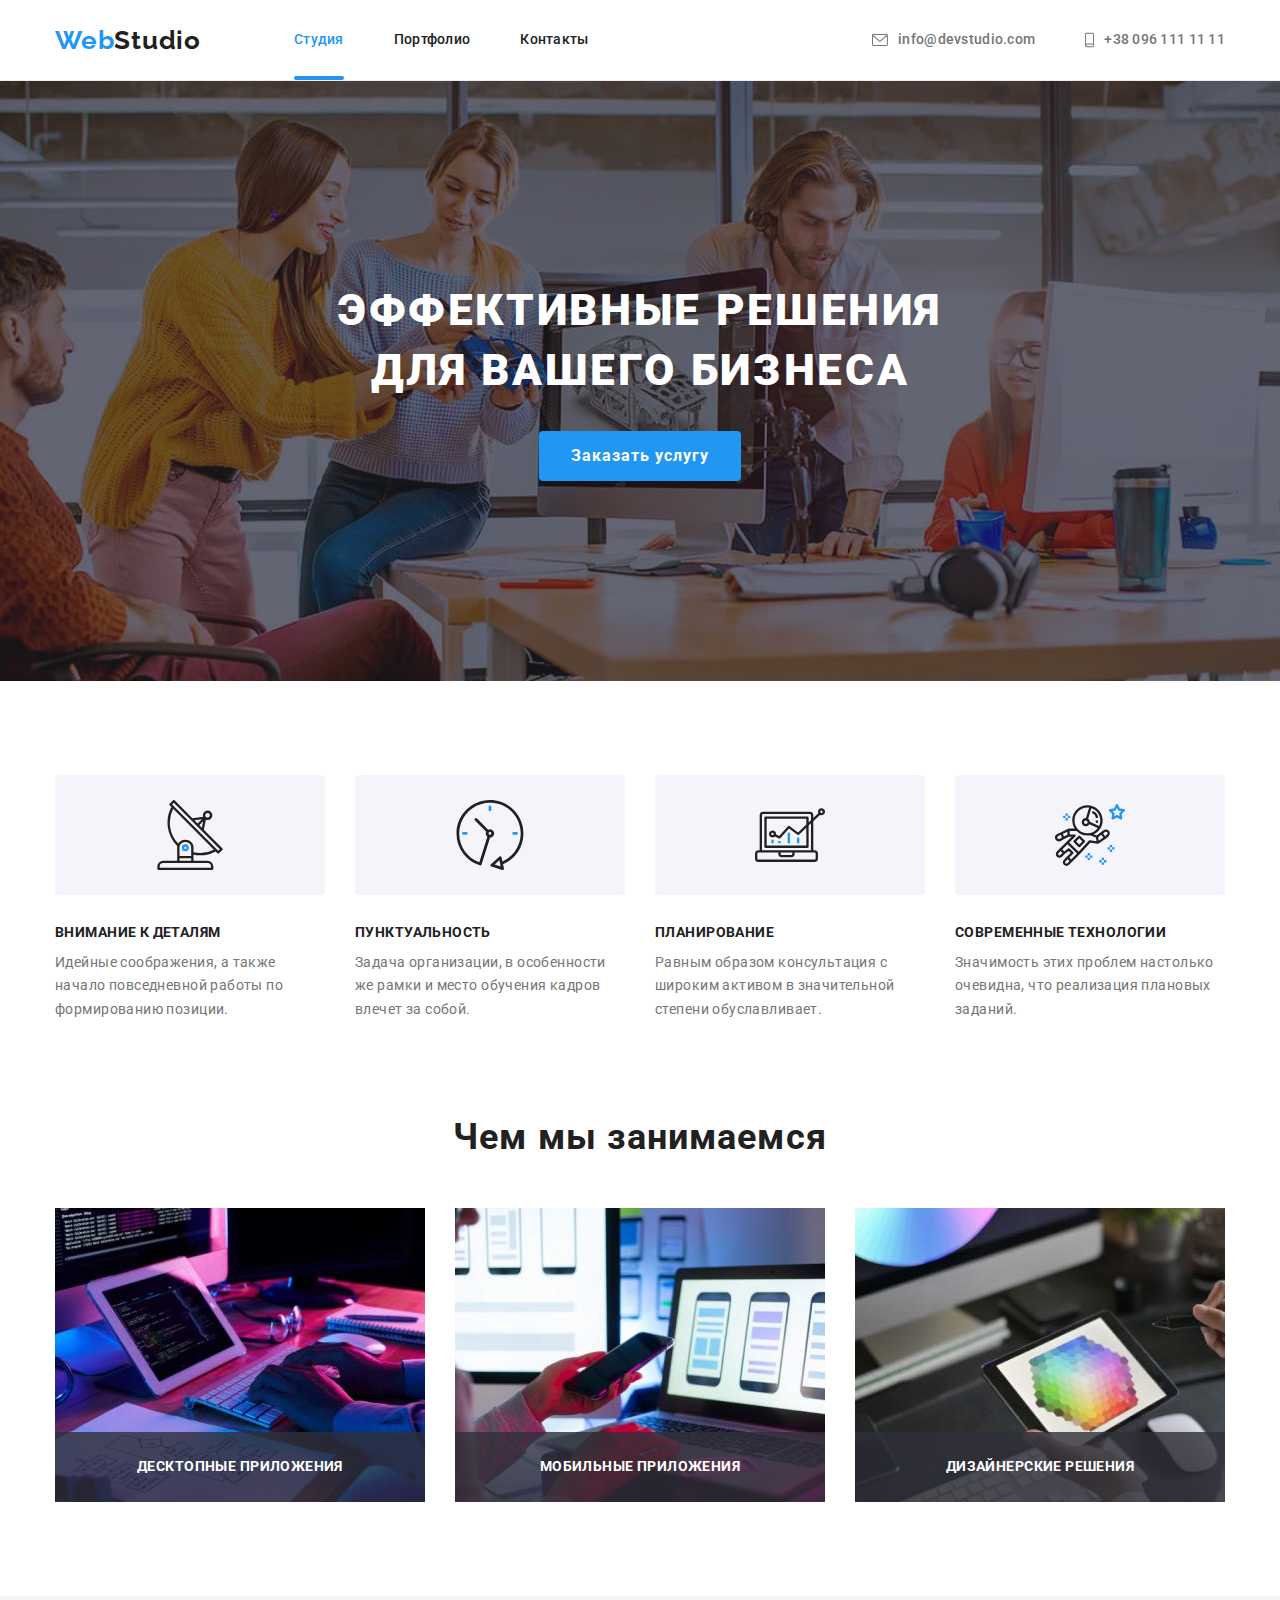
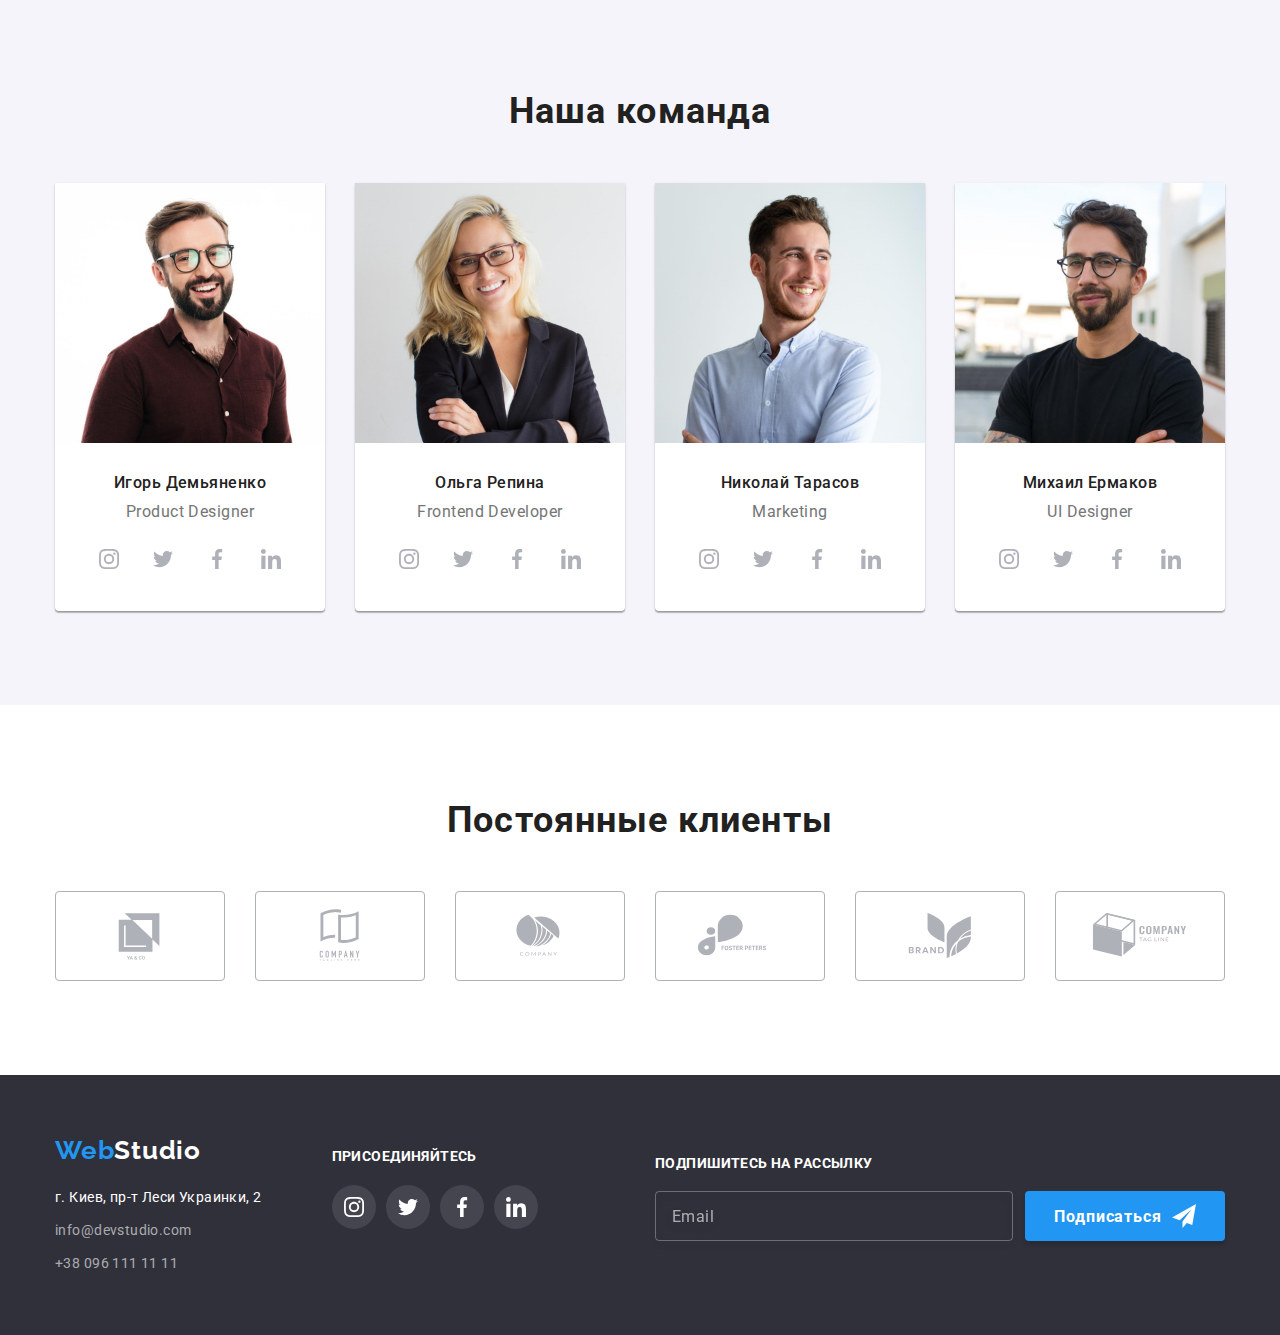
<file: index.html>
<!DOCTYPE html>
<html lang="ru">
  <head>
    <meta charset="UTF-8" />
    <meta http-equiv="X-UA-Compatible" content="IE=edge" />
    <meta name="viewport" content="width=device-width, initial-scale=1.0" />
    <link
      href="https://fonts.googleapis.com/css2?family=Raleway:wght@700&family=Roboto:wght@400;500;700;900&display=swap"
      rel="stylesheet"
    />
    <link
      rel="stylesheet"
      href="https://cdnjs.cloudflare.com/ajax/libs/modern-normalize/1.1.0/modern-normalize.min.css"
    />
    <link href="./css/styles.css" rel="stylesheet" />
    <title>Студия</title>
  </head>
  <body>
    <header class="page-header">
      <div class="container main-nav">
        <nav>
          <a href="./index.html" lang="en" class="logo dark"><span>Web</span>Studio</a>
          <ul class="header-links list">
            <li class="item">
              <a href="./index.html" class="header-link nav active">Студия</a>
            </li>
            <li class="item">
              <a href="./portfolio.html" class="header-link nav">Портфолио</a>
            </li>
            <li class="item">
              <a href="" class="header-link nav">Контакты</a>
            </li>
          </ul>
        </nav>
        <ul class="header-links list auth">
          <li class="item">
            <a href="mailto:info@devstudio.com" class="header-link auth">
              <svg class="link-icon" width="16" height="12">
                <use href="./images/sprite.svg#envelope"></use>
              </svg>
              info@devstudio.com
            </a>
          </li>
          <li class="item">
            <a href="tel:+380961111111" class="header-link auth">
              <svg class="link-icon" width="9" height="16">
                <use href="./images/sprite.svg#smartphone"></use>
              </svg>
              +38 096 111 11 11
            </a>
          </li>
        </ul>
      </div>
    </header>
    <main>
      <section class="hero">
        <h1 class="hero-title">Эффективные решения<br />для вашего бизнеса</h1>
        <button type="button" class="data-modal-open" data-modal-open>Заказать услугу</button>
      </section>
      <section class="feature-section">
        <h2 class="hidden">Главное для нашей команды</h2>
        <ul class="feature-list list container">
          <li class="item">
            <div class="image-block">
              <svg class="image" width="70" height="70">
                <use href="./images/sprite.svg#antenna"></use>
              </svg>
            </div>
            <h3 class="feature-name">Внимание к деталям</h3>
            <p class="feature-description">
              Идейные соображения, а также начало повседневной работы по формированию позиции.
            </p>
          </li>
          <li class="item">
            <div class="image-block">
              <svg class="image" width="70" height="70">
                <use href="./images/sprite.svg#clock"></use>
              </svg>
            </div>
            <h3 class="feature-name">Пунктуальность</h3>
            <p class="feature-description">
              Задача организации, в особенности же рамки и место обучения кадров влечет за собой.
            </p>
          </li>
          <li class="item">
            <div class="image-block">
              <svg class="image" width="70" height="70">
                <use href="./images/sprite.svg#diagram"></use>
              </svg>
            </div>
            <h3 class="feature-name">Планирование</h3>
            <p class="feature-description">
              Равным образом консультация с широким активом в значительной степени обуславливает.
            </p>
          </li>
          <li class="item">
            <div class="image-block">
              <svg class="image" width="70" height="70">
                <use href="./images/sprite.svg#astronaut"></use>
              </svg>
            </div>
            <h3 class="feature-name">Современные технологии</h3>
            <p class="feature-description">
              Значимость этих проблем настолько очевидна, что реализация плановых заданий.
            </p>
          </li>
        </ul>
      </section>
      <section class="activity">
        <div class="container">
          <h2 class="activity-title">Чем мы занимаемся</h2>
          <ul class="activity-list list">
            <li class="item">
              <img
                class="image"
                src="./images/writing-code-1.jpg"
                alt="Человек пишет код на ноутбуке"
                width="370"
              />
              <div class="overlay">
                <h3 class="activity-name">Десктопные приложения</h3>
              </div>
            </li>
            <li class="item">
              <img
                class="image"
                src="./images/phone-layouts-2.jpg"
                alt="Человек создает макеты мобильного приложения"
                width="370"
              />
              <div class="overlay">
                <h3 class="activity-name">Мобильные приложения</h3>
              </div>
            </li>
            <li class="item">
              <img
                class="image"
                src="./images/color-palette-3.jpg"
                alt="Подбор цветовых палитр на планшете"
                width="370"
              />
              <div class="overlay">
                <h3 class="activity-name">Дизайнерские решения</h3>
              </div>
            </li>
          </ul>
        </div>
      </section>
      <section class="staff">
        <div class="container">
          <h2 class="staff-title">Наша команда</h2>
          <ul class="staff-list list">
            <li class="item">
              <img class="image" src="./images/igor-1.jpg" alt="Игорь Демьяненко" width="270" />
              <div class="item-text">
                <h3 class="staff-member">Игорь Демьяненко</h3>
                <p lang="en" class="staff-description">Product Designer</p>
                <ul class="social-links-list list">
                  <li class="social-item">
                    <a
                      class="social-link"
                      href="https://www.instagram.com/?hl=ru"
                      rel="noopener norefferer"
                      target="_blank"
                    >
                      <svg class="link-icon" width="20" height="20">
                        <use href="./images/sprite.svg#instagram"></use>
                      </svg>
                    </a>
                  </li>
                  <li class="social-item">
                    <a
                      class="social-link"
                      href="https://twitter.com/home"
                      rel="noopener norefferer"
                      target="_blank"
                    >
                      <svg class="link-icon" width="20" height="20">
                        <use href="./images/sprite.svg#twitter"></use>
                      </svg>
                    </a>
                  </li>
                  <li class="social-item">
                    <a
                      class="social-link"
                      href="https://uk-ua.facebook.com/"
                      rel="noopener norefferer"
                      target="_blank"
                    >
                      <svg class="link-icon" width="20" height="20">
                        <use href="./images/sprite.svg#facebook"></use>
                      </svg>
                    </a>
                  </li>
                  <li class="social-item">
                    <a
                      class="social-link"
                      href="https://ua.linkedin.com/"
                      rel="noopener norefferer"
                      target="_blank"
                    >
                      <svg class="link-icon" width="20" height="20">
                        <use href="./images/sprite.svg#linkedin"></use>
                      </svg>
                    </a>
                  </li>
                </ul>
              </div>
            </li>
            <li class="item">
              <img class="image" src="./images/olga-2.jpg" alt="Ольга Репина" width="270" />
              <div class="item-text">
                <h3 class="staff-member">Ольга Репина</h3>
                <p lang="en" class="staff-description">Frontend Developer</p>
                <ul class="social-links-list list">
                  <li class="social-item">
                    <a
                      class="social-link"
                      href="https://www.instagram.com/?hl=ru"
                      rel="noopener norefferer"
                      target="_blank"
                    >
                      <svg class="link-icon" width="20" height="20">
                        <use href="./images/sprite.svg#instagram"></use>
                      </svg>
                    </a>
                  </li>
                  <li class="social-item">
                    <a
                      class="social-link"
                      href="https://twitter.com/home"
                      rel="noopener norefferer"
                      target="_blank"
                    >
                      <svg class="link-icon" width="20" height="20">
                        <use href="./images/sprite.svg#twitter"></use>
                      </svg>
                    </a>
                  </li>
                  <li class="social-item">
                    <a
                      class="social-link"
                      href="https://uk-ua.facebook.com/"
                      rel="noopener norefferer"
                      target="_blank"
                    >
                      <svg class="link-icon" width="20" height="20">
                        <use href="./images/sprite.svg#facebook"></use>
                      </svg>
                    </a>
                  </li>
                  <li class="social-item">
                    <a
                      class="social-link"
                      href="https://ua.linkedin.com/"
                      rel="noopener norefferer"
                      target="_blank"
                    >
                      <svg class="link-icon" width="20" height="20">
                        <use href="./images/sprite.svg#linkedin"></use>
                      </svg>
                    </a>
                  </li>
                </ul>
              </div>
            </li>
            <li class="item">
              <img class="image" src="./images/nikolay-3.jpg" alt="Николай Тарасов" width="270" />
              <div class="item-text">
                <h3 class="staff-member">Николай Тарасов</h3>
                <p lang="en" class="staff-description">Marketing</p>
                <ul class="social-links-list list">
                  <li class="social-item">
                    <a
                      class="social-link"
                      href="https://www.instagram.com/?hl=ru"
                      rel="noopener norefferer"
                      target="_blank"
                    >
                      <svg class="link-icon" width="20" height="20">
                        <use href="./images/sprite.svg#instagram"></use>
                      </svg>
                    </a>
                  </li>
                  <li class="social-item">
                    <a
                      class="social-link"
                      href="https://twitter.com/home"
                      rel="noopener norefferer"
                      target="_blank"
                    >
                      <svg class="link-icon" width="20" height="20">
                        <use href="./images/sprite.svg#twitter"></use>
                      </svg>
                    </a>
                  </li>
                  <li class="social-item">
                    <a
                      class="social-link"
                      href="https://uk-ua.facebook.com/"
                      rel="noopener norefferer"
                      target="_blank"
                    >
                      <svg class="link-icon" width="20" height="20">
                        <use href="./images/sprite.svg#facebook"></use>
                      </svg>
                    </a>
                  </li>
                  <li class="social-item">
                    <a
                      class="social-link"
                      href="https://ua.linkedin.com/"
                      rel="noopener norefferer"
                      target="_blank"
                    >
                      <svg class="link-icon" width="20" height="20">
                        <use href="./images/sprite.svg#linkedin"></use>
                      </svg>
                    </a>
                  </li>
                </ul>
              </div>
            </li>
            <li class="item">
              <img class="image" src="./images/michael-4.jpg" alt="Михаил Ермаков" width="270" />
              <div class="item-text">
                <h3 class="staff-member">Михаил Ермаков</h3>
                <p lang="en" class="staff-description">UI Designer</p>
                <ul class="social-links-list list">
                  <li class="social-item">
                    <a
                      class="social-link"
                      href="https://www.instagram.com/?hl=ru"
                      rel="noopener norefferer"
                      target="_blank"
                    >
                      <svg class="link-icon" width="20" height="20">
                        <use href="./images/sprite.svg#instagram"></use>
                      </svg>
                    </a>
                  </li>
                  <li class="social-item">
                    <a
                      class="social-link"
                      href="https://twitter.com/home"
                      rel="noopener norefferer"
                      target="_blank"
                    >
                      <svg class="link-icon" width="20" height="20">
                        <use href="./images/sprite.svg#twitter"></use>
                      </svg>
                    </a>
                  </li>
                  <li class="social-item">
                    <a
                      class="social-link"
                      href="https://uk-ua.facebook.com/"
                      rel="noopener norefferer"
                      target="_blank"
                    >
                      <svg class="link-icon" width="20" height="20">
                        <use href="./images/sprite.svg#facebook"></use>
                      </svg>
                    </a>
                  </li>
                  <li class="social-item">
                    <a
                      class="social-link"
                      href="https://ua.linkedin.com/"
                      rel="noopener norefferer"
                      target="_blank"
                    >
                      <svg class="link-icon" width="20" height="20">
                        <use href="./images/sprite.svg#linkedin"></use>
                      </svg>
                    </a>
                  </li>
                </ul>
              </div>
            </li>
          </ul>
        </div>
      </section>
      <section class="clients">
        <div class="container">
          <h2 class="clients-title">Постоянные клиенты</h2>
          <ul class="client-list list">
            <li class="item">
              <a href="" class="client-link">
                <svg class="link-icon" width="106" height="60">
                  <use href="./images/sprite.svg#client1"></use>
                </svg>
              </a>
            </li>
            <li class="item">
              <a href="" class="client-link">
                <svg class="link-icon" width="106" height="60">
                  <use href="./images/sprite.svg#client2"></use>
                </svg>
              </a>
            </li>
            <li class="item">
              <a href="" class="client-link">
                <svg class="link-icon" width="106" height="60">
                  <use href="./images/sprite.svg#client3"></use>
                </svg>
              </a>
            </li>
            <li class="item">
              <a href="" class="client-link">
                <svg class="link-icon" width="106" height="60">
                  <use href="./images/sprite.svg#client4"></use>
                </svg>
              </a>
            </li>
            <li class="item">
              <a href="" class="client-link">
                <svg class="link-icon" width="106" height="60">
                  <use href="./images/sprite.svg#client5"></use>
                </svg>
              </a>
            </li>
            <li class="item">
              <a href="" class="client-link">
                <svg class="link-icon" width="106" height="60">
                  <use href="./images/sprite.svg#client6"></use>
                </svg>
              </a>
            </li>
          </ul>
        </div>
      </section>
    </main>
    <footer class="page-footer">
      <div class="container footer-info">
        <div class="footer-address">
          <a href="./index.html" lang="en" class="logo light"><span>Web</span>Studio</a>
          <ul class="footer-list list">
            <li class="item">
              <address>
                <a
                  class="footer-link address"
                  rel="noopener norefferer"
                  target="_blank"
                  href="https://www.google.com/maps/place/%D0%B1%D1%83%D0%BB.+%D0%9B%D0%B5%D1%81%D0%B8+%D0%A3%D0%BA%D1%80%D0%B0%D0%B8%D0%BD%D0%BA%D0%B8,+26,+%D0%9A%D0%B8%D0%B5%D0%B2,+02000/@50.4265807,30.5361971,17z/data=!3m1!4b1!4m5!3m4!1s0x40d4cf0e033ecbe9:0x57a4dffefec77da0!8m2!3d50.4265807!4d30.5383858"
                >
                  г. Киев, пр-т Леси Украинки, 2
                </a>
              </address>
            </li>
            <li class="item">
              <a href="mailto:info@devstudio.com" class="footer-link auth">info@devstudio.com</a>
            </li>
            <li class="item">
              <a href="tel:+380961111111" class="footer-link auth">+38 096 111 11 11</a>
            </li>
          </ul>
        </div>
        <div class="footer-join">
          <b class="join-title">Присоединяйтесь</b>
          <ul class="social-links-list list">
            <li class="social-item">
              <a
                class="social-link dark-social-link"
                href="https://www.instagram.com/?hl=ru"
                rel="noopener norefferer"
                target="_blank"
              >
                <svg class="link-icon" width="20" height="20">
                  <use href="./images/sprite.svg#instagram"></use>
                </svg>
              </a>
            </li>
            <li class="social-item">
              <a
                class="social-link dark-social-link"
                href="https://twitter.com/home"
                rel="noopener norefferer"
                target="_blank"
              >
                <svg class="link-icon" width="20" height="20">
                  <use href="./images/sprite.svg#twitter"></use>
                </svg>
              </a>
            </li>
            <li class="social-item">
              <a
                class="social-link dark-social-link"
                href="https://uk-ua.facebook.com/"
                rel="noopener norefferer"
                target="_blank"
              >
                <svg class="link-icon" width="20" height="20">
                  <use href="./images/sprite.svg#facebook"></use>
                </svg>
              </a>
            </li>
            <li class="social-item">
              <a
                class="social-link dark-social-link"
                href="https://ua.linkedin.com/"
                rel="noopener norefferer"
                target="_blank"
              >
                <svg class="link-icon" width="20" height="20">
                  <use href="./images/sprite.svg#linkedin"></use>
                </svg>
              </a>
            </li>
          </ul>
        </div>
        <div class="footer-subscribe">
          <div class="subscribe-container">
            <label for="subscribe" class="subscribe-label">Подпишитесь на рассылку</label>
            <input
              type="email"
              name="subscribe"
              id="subscribe"
              class="subscribe-input"
              placeholder="Email"
            />
          </div>
          <button type="submit" class="subscribe-button">
            <span class="button-text">Подписаться</span>
            <svg class="button-icon" width="24" height="24">
              <use href="./images/sprite.svg#subscribe"></use>
            </svg>
          </button>
        </div>
      </div>
    </footer>
    <div class="backdrop-modal is-hidden" backdrop-modal>
      <div class="data-modal">
        <b class="modal-header">Оставьте свои данные, мы вам перезвоним</b>
        <button type="button" class="data-modal-close" data-modal-close>
          <svg class="icon" width="18" height="18">
            <use href="./images/sprite.svg#cross"></use>
          </svg>
        </button>
        <div class="form-field">
          <label for="name" class="form-label">Имя</label>
          <div class="input-container">
            <input type="text" name="name" id="name" class="form-input" autocomplete="off" />
            <svg class="input-icon" width="18" height="18">
              <use href="./images/sprite.svg#person"></use>
            </svg>
          </div>
        </div>
        <div class="form-field">
          <label for="tel" class="form-label">Телефон</label>
          <div class="input-container">
            <input type="tel" name="tel" id="tel" class="form-input" />
            <svg class="input-icon" width="18" height="18">
              <use href="./images/sprite.svg#phone"></use>
            </svg>
          </div>
        </div>
        <div class="form-field">
          <label for="mail" class="form-label">Почта</label>
          <div class="input-container">
            <input type="email" name="mail" id="mail" class="form-input" />
            <svg class="input-icon" width="18" height="18">
              <use href="./images/sprite.svg#mail"></use>
            </svg>
          </div>
        </div>
        <div class="form-field">
          <label for="comment" class="form-label">Комментарий</label>
          <textarea
            name="comment"
            id="comment"
            placeholder="Введите текст"
            class="form-textarea"
          ></textarea>
        </div>
        <label class="confirmation-label">
          <input type="checkbox" class="checkbox" name="confirm" />
          <div class="checkbox-icon"></div>
          <span class="confirmation-text">Соглашаюсь с рассылкой и принимаю</span>
          <a href="" class="confirmation-link link">Условия договора</a>
        </label>
        <button type="submit" class="submit-button">Отправить</button>
      </div>
    </div>
    <script src="./js/modal.js"></script>
  </body>
</html>
</file>
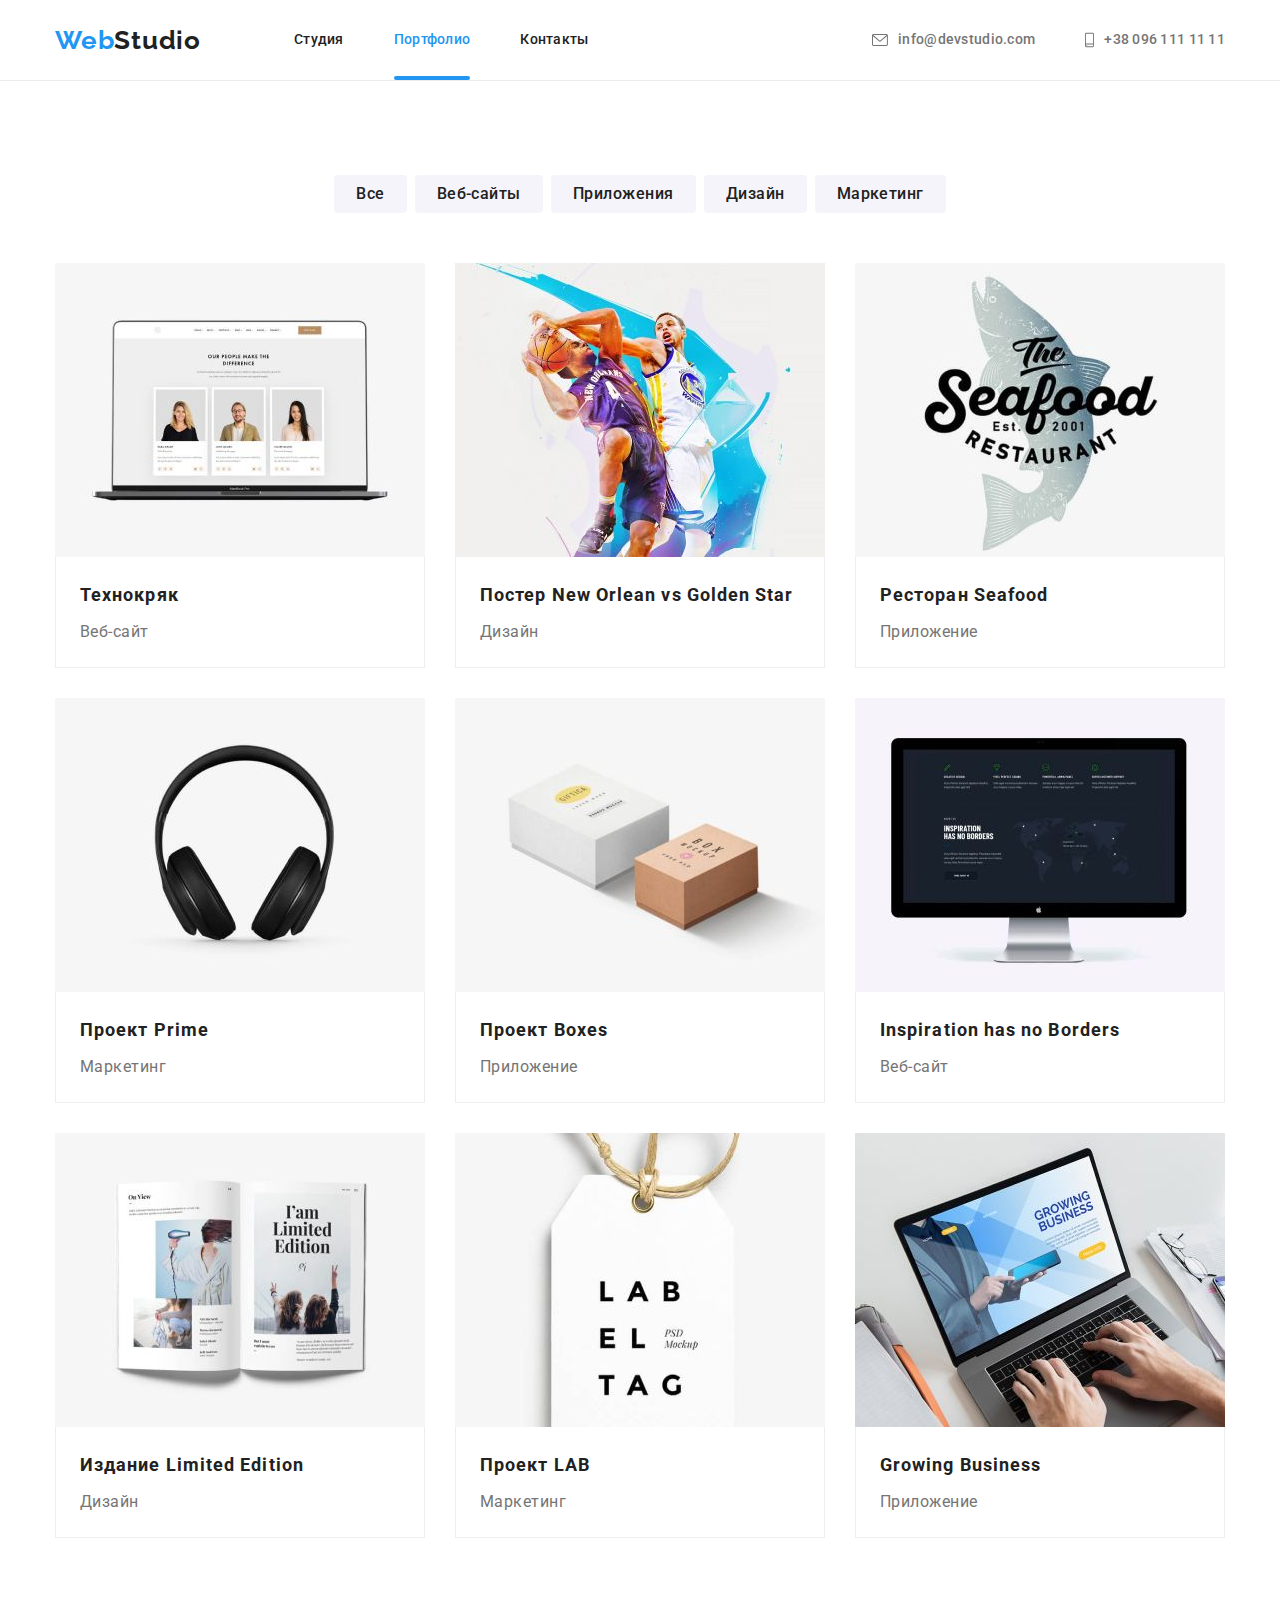
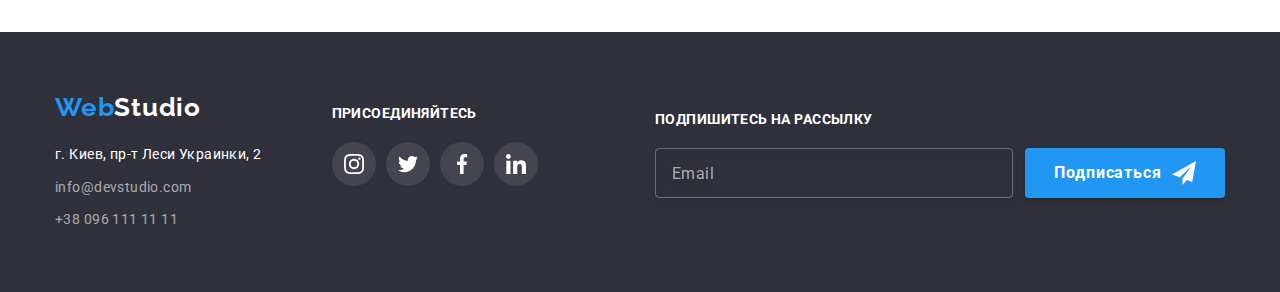
<file: portfolio.html>
<!DOCTYPE html>
<html lang="ru">
  <head>
    <meta charset="UTF-8" />
    <meta http-equiv="X-UA-Compatible" content="IE=edge" />
    <meta name="viewport" content="width=device-width, initial-scale=1.0" />
    <link
      href="https://fonts.googleapis.com/css2?family=Raleway:wght@700&family=Roboto:wght@400;500;700;900&display=swap"
      rel="stylesheet"
    />
    <link
      rel="stylesheet"
      href="https://cdnjs.cloudflare.com/ajax/libs/modern-normalize/1.1.0/modern-normalize.min.css"
    />
    <link href="./css/styles.css" rel="stylesheet" />
    <title>Портфолио</title>
  </head>
  <body>
    <header class="page-header">
      <div class="container main-nav">
        <nav>
          <a href="./index.html" lang="en" class="logo dark"><span>Web</span>Studio</a>
          <ul class="header-links list">
            <li class="item">
              <a href="./index.html" class="header-link nav">Студия</a>
            </li>
            <li class="item">
              <a href="./portfolio.html" class="header-link nav active">Портфолио</a>
            </li>
            <li class="item">
              <a href="" class="header-link nav">Контакты</a>
            </li>
          </ul>
        </nav>
        <ul class="header-links list auth">
          <li class="item">
            <a href="mailto:info@devstudio.com" class="header-link auth">
              <svg class="link-icon" width="16" height="12">
                <use href="./images/sprite.svg#envelope"></use>
              </svg>
              info@devstudio.com
            </a>
          </li>
          <li class="item">
            <a href="tel:+380961111111" class="header-link auth">
              <svg class="link-icon" width="9" height="16">
                <use href="./images/sprite.svg#smartphone"></use>
              </svg>
              +38 096 111 11 11
            </a>
          </li>
        </ul>
      </div>
    </header>
    <main>
      <section class="project">
        <h1 class="hidden">Наши проекты</h1>
        <div class="container">
          <ul class="projects-filter list">
            <li class="item"><button type="button" class="button">Все</button></li>
            <li class="item"><button type="button" class="button">Веб-сайты</button></li>
            <li class="item"><button type="button" class="button">Приложения</button></li>
            <li class="item"><button type="button" class="button">Дизайн</button></li>
            <li class="item"><button type="button" class="button">Маркетинг</button></li>
          </ul>
          <ul class="project-list list">
            <li class="project-list-card">
              <a href="" class="project-link">
                <div class="image-container">
                  <img class="image" src="./images/technokriak-1.jpg" alt="Технокряк" width="370" />
                  <div class="description-overlay">
                    <p class="project-description">
                      Технокряк это современная площадка распространения коронавируса. Компании
                      используют эту платформу для цифрового шпионажа и атак на защищённые сервера
                      конкурентов.
                    </p>
                  </div>
                </div>
                <div class="project-list-card-text">
                  <h2 class="project-name">Технокряк</h2>
                  <p class="project-type">Веб-сайт</p>
                </div>
              </a>
            </li>
            <li class="project-list-card">
              <a href="" class="project-link">
                <div class="image-container">
                  <img class="image" src="./images/poster-2.jpg" alt="Постер" width="370" />
                  <div class="description-overlay">
                    <p class="project-description">
                      Lorem ipsum dolor, sit amet consectetur adipisicing elit. Quibusdam
                      perferendis quas, nesciunt, itaque quos cum delectus, explicabo quo nulla
                      labore doloribus? Exercitationem, atque consectetur! Itaque deleniti sint
                      animi rem eos?
                    </p>
                  </div>
                </div>
                <div class="project-list-card-text">
                  <h2 class="project-name">Постер New Orlean vs Golden Star</h2>
                  <p class="project-type">Дизайн</p>
                </div>
              </a>
            </li>
            <li class="project-list-card">
              <a href="" class="project-link">
                <div class="image-container">
                  <img
                    class="image"
                    src="./images/seafood-3.jpg"
                    alt="Ресторан Seafood"
                    width="370"
                  />
                  <div class="description-overlay">
                    <p class="project-description">
                      Lorem ipsum dolor sit amet consectetur adipisicing elit. Et facilis aperiam
                      cupiditate dolore esse ullam cum aliquam earum, ut officiis enim quibusdam.
                      Illo quisquam, commodi fugit cum sit quod cumque.
                    </p>
                  </div>
                </div>
                <div class="project-list-card-text">
                  <h2 class="project-name">Ресторан Seafood</h2>
                  <p class="project-type">Приложение</p>
                </div>
              </a>
            </li>
            <li class="project-list-card">
              <a href="" class="project-link">
                <div class="image-container">
                  <img class="image" src="./images/prime-4.jpg" alt="Проект Prime" width="370" />
                  <div class="description-overlay">
                    <p class="project-description">
                      Lorem ipsum dolor sit amet consectetur adipisicing elit. Eaque optio atque
                      aspernatur culpa facere tempore nostrum modi nobis cupiditate ullam
                      consectetur rerum quis quaerat, amet aliquam vitae iure quibusdam pariatur?
                    </p>
                  </div>
                </div>
                <div class="project-list-card-text">
                  <h2 class="project-name">Проект Prime</h2>
                  <p class="project-type">Маркетинг</p>
                </div>
              </a>
            </li>
            <li class="project-list-card">
              <a href="" class="project-link">
                <div class="image-container">
                  <img class="image" src="./images/boxes-5.jpg" alt="Проект Boxes" width="370" />
                  <div class="description-overlay">
                    <p class="project-description">
                      Lorem ipsum dolor sit, amet consectetur adipisicing elit. Doloribus quo magnam
                      hic amet magni recusandae perspiciatis tempora eaque nesciunt. Aliquam nulla
                      illum a sunt. Quos veniam magnam a perspiciatis voluptas!
                    </p>
                  </div>
                </div>
                <div class="project-list-card-text">
                  <h2 class="project-name">Проект Boxes</h2>
                  <p class="project-type">Приложение</p>
                </div>
              </a>
            </li>
            <li class="project-list-card">
              <a href="" class="project-link">
                <div class="image-container">
                  <img
                    class="image"
                    src="./images/inspiration-6.jpg"
                    alt="Inspiration has no Borders"
                    width="370"
                  />
                  <div class="description-overlay">
                    <p class="project-description">
                      Lorem, ipsum dolor sit amet consectetur adipisicing elit. Iusto repellat
                      aliquid officiis pariatur nisi exercitationem provident incidunt magnam
                      voluptatem distinctio non magni quam expedita eligendi, itaque deleniti?
                      Reprehenderit, labore deserunt.
                    </p>
                  </div>
                </div>
                <div class="project-list-card-text">
                  <h2 class="project-name">Inspiration has no Borders</h2>
                  <p class="project-type">Веб-сайт</p>
                </div>
              </a>
            </li>
            <li class="project-list-card">
              <a href="" class="project-link">
                <div class="image-container">
                  <img
                    class="image"
                    src="./images/limited-edition-7.jpg"
                    alt="Издание Limited Edition"
                    width="370"
                  />
                  <div class="description-overlay">
                    <p class="project-description">
                      Lorem ipsum dolor sit amet consectetur adipisicing elit. Quod, cupiditate
                      maiores voluptatem sed, odio praesentium fugiat officia magnam corrupti a
                      incidunt provident nemo culpa unde labore expedita, libero impedit laudantium?
                    </p>
                  </div>
                </div>
                <div class="project-list-card-text">
                  <h2 class="project-name">Издание Limited Edition</h2>
                  <p class="project-type">Дизайн</p>
                </div>
              </a>
            </li>
            <li class="project-list-card">
              <a href="" class="project-link">
                <div class="image-container">
                  <img class="image" src="./images/lab-8.jpg" alt="Проект LAB" width="370" />
                  <div class="description-overlay">
                    <p class="project-description">
                      Lorem ipsum dolor sit, amet consectetur adipisicing elit. Error alias esse
                      culpa sequi, voluptatem pariatur cupiditate nostrum, eaque, illum repellendus
                      quis quod. Quisquam ea sapiente incidunt optio, distinctio minima hic.
                    </p>
                  </div>
                </div>
                <div class="project-list-card-text">
                  <h2 class="project-name">Проект LAB</h2>
                  <p class="project-type">Маркетинг</p>
                </div>
              </a>
            </li>
            <li class="project-list-card">
              <a href="" class="project-link">
                <div class="image-container">
                  <img
                    class="image"
                    src="./images/growing-business-9.jpg"
                    alt="Growing Business"
                    width="370"
                  />
                  <div class="description-overlay">
                    <p class="project-description">
                      Lorem ipsum dolor sit amet consectetur adipisicing elit. Exercitationem
                      blanditiis dolorem numquam nisi est molestiae recusandae, eum accusamus
                      voluptate consequuntur iure enim sequi eligendi repellat sit, doloribus nobis
                      modi temporibus?
                    </p>
                  </div>
                </div>
                <div class="project-list-card-text">
                  <h2 class="project-name">Growing Business</h2>
                  <p class="project-type">Приложение</p>
                </div>
              </a>
            </li>
          </ul>
        </div>
      </section>
    </main>
    <footer class="page-footer">
      <div class="container footer-info">
        <div class="footer-address">
          <a href="./index.html" lang="en" class="logo light"><span>Web</span>Studio</a>
          <ul class="footer-list list">
            <li class="item">
              <address>
                <a
                  class="footer-link address"
                  rel="noopener norefferer"
                  target="_blank"
                  href="https://www.google.com/maps/place/%D0%B1%D1%83%D0%BB.+%D0%9B%D0%B5%D1%81%D0%B8+%D0%A3%D0%BA%D1%80%D0%B0%D0%B8%D0%BD%D0%BA%D0%B8,+26,+%D0%9A%D0%B8%D0%B5%D0%B2,+02000/@50.4265807,30.5361971,17z/data=!3m1!4b1!4m5!3m4!1s0x40d4cf0e033ecbe9:0x57a4dffefec77da0!8m2!3d50.4265807!4d30.5383858"
                >
                  г. Киев, пр-т Леси Украинки, 2
                </a>
              </address>
            </li>
            <li class="item">
              <a href="mailto:info@devstudio.com" class="footer-link auth">info@devstudio.com</a>
            </li>
            <li class="item">
              <a href="tel:+380961111111" class="footer-link auth">+38 096 111 11 11</a>
            </li>
          </ul>
        </div>
        <div class="footer-join">
          <b class="join-title">Присоединяйтесь</b>
          <ul class="social-links-list list">
            <li class="social-item">
              <a
                class="social-link dark-social-link"
                href="https://www.instagram.com/?hl=ru"
                rel="noopener norefferer"
                target="_blank"
              >
                <svg class="link-icon" width="20" height="20">
                  <use href="./images/sprite.svg#instagram"></use>
                </svg>
              </a>
            </li>
            <li class="social-item">
              <a
                class="social-link dark-social-link"
                href="https://twitter.com/home"
                rel="noopener norefferer"
                target="_blank"
              >
                <svg class="link-icon" width="20" height="20">
                  <use href="./images/sprite.svg#twitter"></use>
                </svg>
              </a>
            </li>
            <li class="social-item">
              <a
                class="social-link dark-social-link"
                href="https://uk-ua.facebook.com/"
                rel="noopener norefferer"
                target="_blank"
              >
                <svg class="link-icon" width="20" height="20">
                  <use href="./images/sprite.svg#facebook"></use>
                </svg>
              </a>
            </li>
            <li class="social-item">
              <a
                class="social-link dark-social-link"
                href="https://ua.linkedin.com/"
                rel="noopener norefferer"
                target="_blank"
              >
                <svg class="link-icon" width="20" height="20">
                  <use href="./images/sprite.svg#linkedin"></use>
                </svg>
              </a>
            </li>
          </ul>
        </div>
        <div class="footer-subscribe">
          <div class="subscribe-container">
            <label for="subscribe" class="subscribe-label">Подпишитесь на рассылку</label>
            <input
              type="email"
              name="subscribe"
              id="subscribe"
              class="subscribe-input"
              placeholder="Email"
            />
          </div>
          <button type="submit" class="subscribe-button">
            <span class="button-text">Подписаться</span>
            <svg class="button-icon" width="24" height="24">
              <use href="./images/sprite.svg#subscribe"></use>
            </svg>
          </button>
        </div>
      </div>
    </footer>
  </body>
</html>
</file>
<file: css/styles.css>
:root {
  --primary-text-color: #757575;
  --title-text-color: #212121;
  --accent-color: #2196f3;
  --primary-white-color: #ffffff;
  --secondary-bg-white-color: #f5f4fa;
  --footer-bg-color: #2f303a;
  --link-footer-white-color: rgba(255, 255, 255, 0.6);
  --border-card-color: #eeeeee;
  --hero-bg-color: #c4c4c4;
  --links-no-hover-color: #afb1b8;
  --dark-social-link-color: rgba(255, 255, 255, 0.1);
  --card-overlay-color: rgba(33, 150, 243, 0.9);
  --transition-duration: 250ms;
  --transition-timing-function: cubic-bezier(0.4, 0, 0.2, 1);
}

body {
  background-color: var(--primary-white-color);
  color: var(--primary-text-color);
  font-family: 'Roboto', sans-serif;
}

.hidden {
  position: absolute;
  white-space: nowrap;
  width: 1px;
  height: 1px;
  overflow: hidden;
  border: 0;
  padding: 0;
  clip: rect(0 0 0 0);
  clip-path: inset(50%);
  margin: -1px;
}

.list {
  padding: 0;
  margin: 0;
  list-style: none;
}

h1,
h2,
h3,
p {
  margin-top: 0;
  margin-bottom: 0;
}

.container {
  width: 1200px;
  padding-left: 15px;
  padding-right: 15px;
  margin-left: auto;
  margin-right: auto;
}

/* Logo */

.page-header .logo {
  margin-right: 93px;
}

.logo {
  font-family: 'Raleway', sans-serif;
  font-weight: 700;
  font-size: 26px;
  line-height: 1.19;
  letter-spacing: 0.03em;
  text-decoration: none;
}

.logo span {
  color: var(--accent-color);
}

.logo.dark {
  color: var(--title-text-color);
}

.logo.light {
  color: var(--primary-white-color);
}

/* Header navigation */

.page-header {
  background-color: var(--primary-white-color);
  border-bottom: 1px solid #ececec;
}

.main-nav {
  display: flex;
  align-items: center;
}

.main-nav nav {
  display: flex;
  align-items: center;
}

.header-links {
  display: flex;
}

.header-links.auth {
  margin-left: auto;
}

.header-link.auth {
  display: flex;
  align-items: center;
  padding-top: 32px;
  padding-bottom: 32px;
}

.header-links.auth .link-icon {
  margin-right: 10px;
  fill: var(--primary-text-color);
  transition: fill var(--transition-duration) var(--transition-timing-function);
}

.header-links .item:not(:last-child) {
  margin-right: 50px;
}

.header-link {
  display: block;
  padding-top: 32px;
  padding-bottom: 32px;

  font-weight: 500;
  font-size: 14px;
  line-height: 1.14;
  letter-spacing: 0.02em;
  text-decoration: none;
  transition: color var(--transition-duration) var(--transition-timing-function);
}

.header-link.nav {
  color: var(--title-text-color);
  position: relative;
}

.header-link.auth {
  color: var(--primary-text-color);
}

.header-link:hover,
.header-link:focus,
.header-link.active {
  color: var(--accent-color);
}

.header-link.active::after {
  content: '';

  position: absolute;
  left: 0;
  bottom: 0;

  width: 100%;
  height: 4px;

  background-color: var(--accent-color);
  border-radius: 2px;
}

.header-link.auth:hover .link-icon,
.header-link.auth:focus .link-icon {
  fill: var(--accent-color);
}

/* Hero */

.hero {
  text-align: center;
  padding-top: 200px;
  padding-bottom: 200px;
  padding-left: auto;
  padding-right: auto;

  background-color: var(--hero-bg-color);
  background-image: linear-gradient(to right, rgba(47, 48, 58, 0.4), rgba(47, 48, 58, 0.4)),
    url(../images/hero.jpg);
  background-repeat: no-repeat;
  background-position: center;
  background-size: cover;
}

.hero-title {
  margin-bottom: 30px;
  margin-right: auto;
  margin-left: auto;

  color: var(--primary-white-color);

  font-weight: 900;
  font-size: 44px;
  line-height: 1.36;
  letter-spacing: 0.06em;
  text-transform: uppercase;
}

.hero .data-modal-open {
  border-style: none;
  border-radius: 4px;
  padding-right: 32px;
  padding-left: 32px;
  padding-top: 10px;
  padding-bottom: 10px;

  transition: background-color var(--transition-duration) var(--transition-timing-function);

  background-color: var(--accent-color);
  color: var(--primary-white-color);

  font-family: 'Roboto', sans-serif;
  font-weight: 700;
  font-size: 16px;
  line-height: 1.87;
  text-align: center;
  letter-spacing: 0.06em;

  cursor: pointer;
}

.hero .data-modal-open:hover,
.hero .data-modal-open:focus {
  background: #188ce8;
  box-shadow: 0px 4px 4px rgba(0, 0, 0, 0.15);
}

/* Модальное окно */

.backdrop-modal {
  position: fixed;
  top: 0;
  left: 0;
  opacity: 1;

  width: 100%;
  height: 100%;

  background: rgba(0, 0, 0, 0.2);
  box-shadow: 0px 4px 4px rgba(0, 0, 0, 0.25);

  transition: opacity var(--transition-duration) var(--transition-timing-function);
}

.backdrop-modal.is-hidden {
  opacity: 0;
  pointer-events: none;
}

.backdrop-modal.is-hidden .data-modal {
  transform: translate(-50%, -50%) scale(0.9);
}

.data-modal {
  position: absolute;
  top: 50%;
  left: 50%;

  width: 528px;
  height: 581px;
  padding: 40px;

  transform: translate(-50%, -50%) scale(1);

  transition: transform var(--transition-duration) var(--transition-timing-function);

  background-color: var(--primary-white-color);
  box-shadow: 0px 1px 3px rgba(0, 0, 0, 0.12), 0px 1px 1px rgba(0, 0, 0, 0.14),
    0px 2px 1px rgba(0, 0, 0, 0.2);
  border-radius: 4px;
}

.data-modal-close {
  position: absolute;
  top: 8px;
  right: 8px;

  width: 30px;
  height: 30px;

  display: inline-flex;
  align-items: center;
  justify-content: center;

  padding: 0;
  cursor: pointer;

  background-color: var(--primary-white-color);
  border-radius: 50%;
  border: 1px solid rgba(0, 0, 0, 0.1);
}

.data-modal-close .icon {
  transition: fill var(--transition-duration) var(--transition-timing-function);
}

.data-modal-close:hover .icon,
.data-modal-close:focus .icon {
  fill: var(--accent-color);
}

.modal-header {
  display: block;
  margin-bottom: 12px;

  font-weight: 700;
  font-size: 20px;
  line-height: 23px;
  text-align: center;
  letter-spacing: 0.03em;
  color: var(--title-text-color);
}

.form-field {
  display: flex;
  flex-direction: column;
  margin-bottom: 10px;
}

.form-label {
  display: inline-block;
  margin-bottom: 4px;

  font-size: 12px;
  line-height: 1.17;
  letter-spacing: 0.01em;
}

.form-field .input-container {
  position: relative;
}

.form-input,
.form-textarea {
  width: 100%;

  padding-top: 11px;
  padding-bottom: 11px;

  font-size: 14px;
  line-height: 1.14;
  letter-spacing: 0.01em;

  border: 1px solid rgba(33, 33, 33, 0.2);
  border-radius: 4px;
  cursor: pointer;
  transition: border var(--transition-duration) var(--transition-timing-function);
}

.form-input {
  height: 40px;
  padding-left: 42px;
  padding-right: 12px;
}

.form-field .input-icon {
  position: absolute;
  top: 50%;
  left: 12px;
  transform: translateY(-50%);

  transition: fill var(--transition-duration) var(--transition-timing-function);
}

.form-field:focus-within .form-input,
.form-field:focus-within > .form-textarea {
  outline: none;
  border: 1px solid var(--accent-color);
}

.form-field:focus-within .input-icon {
  fill: var(--accent-color);
}

.form-textarea {
  resize: none;
  height: 120px;

  padding-left: 16px;
  padding-right: 16px;
}

.form-textarea::placeholder {
  font-size: 14px;
  line-height: 1.14;
  letter-spacing: 0.01em;

  color: rgba(117, 117, 117, 0.5);
}

.confirmation {
  display: flex;
  align-items: center;
  margin-bottom: 30px;
}

.checkbox {
  position: absolute;
  white-space: nowrap;
  width: 1px;
  height: 1px;
  overflow: hidden;
  border: 0;
  padding: 0;
  clip: rect(0 0 0 0);
  clip-path: inset(50%);
  margin: -1px;
}

.checkbox-icon {
  width: 16px;
  height: 15px;
  margin-right: 7px;

  border: 2px solid var(--title-text-color);
  border-radius: 2px;
  transition: background-color var(--transition-duration) var(--transition-timing-function),
    border-color var(--transition-duration) var(--transition-timing-function);
}

.checkbox:checked + .checkbox-icon {
  background-color: var(--accent-color);
  border-color: transparent;
  background-image: url(../images/checkbox.svg);
  background-size: contain;
  background-repeat: no-repeat;
  background-origin: border-box;
}

.confirmation-label {
  display: flex;
  align-items: center;
  margin-top: 20px;
  margin-bottom: 30px;

  font-size: 14px;
  line-height: 1.71;
  letter-spacing: 0.03em;
}

.confirmation-text {
  margin-right: 4px;
}

.confirmation-link {
  text-decoration: underline;
  color: var(--accent-color);
}

.submit-button {
  width: 200px;
  height: 50px;
  margin-left: auto;
  margin-right: auto;

  display: flex;
  align-items: center;
  justify-content: center;
  padding: 10px;

  background-color: var(--accent-color);
  border: none;
  box-shadow: 0px 4px 4px rgba(0, 0, 0, 0.15);
  border-radius: 4px;

  font-weight: 700;
  font-size: 16px;
  line-height: 1.87;
  letter-spacing: 0.06em;
  color: var(--primary-white-color);
  cursor: pointer;

  transition: background-color var(--transition-duration) var(--transition-timing-function);
}

.submit-button:hover,
.submit-button:focus {
  background-color: #188ce8;
}

/* Feature section */

.feature-section {
  padding-top: 94px;
}

.feature-list {
  display: flex;
}

.feature-list .item {
  width: calc((100% - 3 * 30px) / 4);
}

.feature-list .item:not(:last-child) {
  margin-right: 30px;
}

.feature-list .image-block {
  display: flex;
  height: 120px;
  align-items: center;
  justify-content: center;
  margin-bottom: 30px;

  background-color: var(--secondary-bg-white-color);
  border-radius: 4px;
}

.feature-name,
.activity-name {
  margin-bottom: 10px;

  color: var(--title-text-color);

  font-family: inherit;
  font-weight: 700;
  font-size: 14px;
  line-height: 1.14;
  letter-spacing: 0.03em;

  text-transform: uppercase;
}

.feature-description {
  font-size: 14px;
  line-height: 1.71;
  letter-spacing: 0.03em;
}

/* Activity & Staff section*/

.activity,
.staff,
.clients {
  padding-top: 94px;
  padding-bottom: 94px;
}

.activity-title,
.staff-title,
.clients-title {
  margin-bottom: 50px;

  color: var(--title-text-color);

  font-weight: 700;
  font-size: 36px;
  line-height: 1.17;
  text-align: center;
  letter-spacing: 0.03em;
}

.activity-list {
  display: flex;
}

.activity-list .item {
  width: calc((100% - 2 * 30px) / 3);
  position: relative;
}

.activity-list .item:not(:last-child) {
  margin-right: 30px;
}

.activity-list .image {
  display: block;
}

.activity-list .overlay {
  position: absolute;
  bottom: 0;

  width: 100%;
  height: 70px;

  display: flex;
  align-items: center;
  justify-content: center;

  background-color: rgba(47, 48, 58, 0.8);
}

.activity-name {
  margin: 0;
  color: var(--primary-white-color);
}

.staff {
  background-color: var(--secondary-bg-white-color);
}

.staff-list {
  display: flex;
}

.staff-list .item {
  width: calc((100% - 3 * 30px) / 4);

  background-color: var(--primary-white-color);
  border-radius: 0px 0px 4px 4px;
  box-shadow: 0px 1px 3px rgba(0, 0, 0, 0.12), 0px 1px 1px rgba(0, 0, 0, 0.14),
    0px 2px 1px rgba(0, 0, 0, 0.2);
}

.staff-list .image {
  display: block;
  width: 100%;
}
.staff-list .item:not(:last-child) {
  margin-right: 30px;
}

.staff-list .item-text {
  padding-top: 30px;
  padding-bottom: 30px;
  padding-left: 24px;
  padding-right: 24px;

  text-align: center;
}

.staff-member {
  margin-bottom: 10px;

  color: var(--title-text-color);
  font-weight: 500;
  font-size: 16px;
  line-height: 1.19;
  letter-spacing: 0.03em;
}

.staff-description {
  margin-bottom: 16px;
  font-size: 16px;
  line-height: 1.19;
  letter-spacing: 0.03em;
}

.staff-list .social-links-list {
  display: flex;
  justify-content: center;
}

.social-item:not(:last-child) {
  margin-right: 10px;
}

.social-link {
  width: 44px;
  height: 44px;

  display: flex;
  align-items: center;
  justify-content: center;
  border-radius: 50%;

  transition: background-color var(--transition-duration) var(--transition-timing-function);
}

.social-link:hover,
.social-link:focus {
  background-color: var(--accent-color);
}

.social-link .link-icon {
  fill: var(--links-no-hover-color);
  transition: fill var(--transition-duration) var(--transition-timing-function);
}

.social-link:hover .link-icon,
.social-link:focus .link-icon {
  fill: var(--primary-white-color);
}

/* Clients section*/

.client-list {
  display: flex;
  justify-content: center;
}

.client-list .item {
  width: calc((100% - 5 * 30px) / 6);
  height: 90px;
}

.client-list .item:not(:last-child) {
  margin-right: 30px;
}

.client-link {
  display: flex;
  width: 100%;
  height: 100%;

  align-items: center;
  justify-content: center;

  border: 1px solid var(--links-no-hover-color);
  border-radius: 4px;

  transition: border var(--transition-duration) var(--transition-timing-function);
}

.client-link:hover,
.client-link:focus {
  border: 1px solid var(--accent-color);
  cursor: pointer;
}

.client-list .link-icon {
  fill: var(--links-no-hover-color);
  transition: fill var(--transition-duration) var(--transition-timing-function);
}

.client-link:hover .link-icon,
.client-link:focus .link-icon {
  fill: var(--accent-color);
}

/* Footer */

.page-footer {
  background-color: var(--footer-bg-color);
}

.footer-info {
  display: flex;
}

.footer-address {
  margin-right: 70px;
  padding-top: 60px;
  padding-bottom: 60px;
}

.page-footer .logo {
  display: block;
  margin-bottom: 20px;
}

.footer-list .item:not(:last-child) {
  margin-bottom: 9px;
}

.footer-link {
  font-size: 14px;
  line-height: 1.71;
  letter-spacing: 0.03em;
  text-decoration: none;
  transition: color var(--transition-duration) var(--transition-timing-function);
}

.footer-link.address {
  font-style: normal;
  color: var(--primary-white-color);
}

.footer-link.auth {
  color: var(--link-footer-white-color);
}

.footer-link:hover,
.footer-link:focus {
  color: var(--accent-color);
}

.footer-join {
  padding-top: 72px;
  padding-bottom: 100px;
}

.join-title,
.subscribe-label {
  display: inline-block;
  margin-bottom: 20px;

  color: var(--primary-white-color);
  font-weight: 700;
  font-size: 14px;
  line-height: 1.14;
  letter-spacing: 0.03em;
  text-transform: uppercase;
}

.footer-join .social-links-list {
  display: flex;
  align-items: center;
  justify-content: center;
}

.dark-social-link {
  background-color: var(--dark-social-link-color);
}

.dark-social-link .link-icon {
  fill: var(--primary-white-color);
}
.subscribe-container {
  display: flex;
  flex-direction: column;
  margin-right: 12px;
}

.subscribe-input {
  width: 358px;
  height: 50px;

  padding-top: 15px;
  padding-bottom: 15px;
  padding-left: 16px;
  padding-right: 16px;

  background-color: transparent;

  border: 1px solid rgba(255, 255, 255, 0.3);
  filter: drop-shadow(0px 4px 4px rgba(0, 0, 0, 0.15));
  border-radius: 4px;

  color: var(--primary-white-color);
  font-size: 16px;
  line-height: 1.25;
  letter-spacing: 0.03em;
  transition: border-color var(--transition-duration) var(--transition-timing-function);
}

.subscribe-container:focus-within .subscribe-input {
  outline: none;
  border-color: var(--accent-color);
}

.subscribe-input::placeholder {
  color: rgba(255, 255, 255, 0.6);
}

.footer-subscribe {
  margin-left: auto;
  display: flex;
  align-items: flex-end;

  padding-top: 72px;
  padding-bottom: 94px;
}

.subscribe-button {
  width: 200px;
  height: 50px;
  padding: 10px;
  display: flex;
  justify-content: center;
  align-items: center;

  border: none;

  background-color: var(--accent-color);
  box-shadow: 0px 4px 4px rgba(0, 0, 0, 0.15);
  border-radius: 4px;
  cursor: pointer;

  transition: background-color var(--transition-duration) var(--transition-timing-function);
}

.subscribe-button:hover,
.subscribe-button:focus {
  background-color: #188ce8;
}

.button-text {
  color: var(--primary-white-color);
  font-size: 16px;
  font-weight: 700;
  line-height: 1.87;
  letter-spacing: 0.06em;
  margin-right: 10px;
}

/* Project page */
.project {
  padding-top: 94px;
  padding-bottom: 94px;
}

.projects-filter {
  display: flex;
  justify-content: center;
  margin-bottom: 50px;
}

.projects-filter .item:not(:last-child) {
  margin-right: 8px;
}

.project .button {
  padding-top: 6px;
  padding-bottom: 6px;
  padding-left: 22px;
  padding-right: 22px;
  border-radius: 4px;

  transition: background-color var(--transition-duration) var(--transition-timing-function),
    color var(--transition-duration) var(--transition-timing-function),
    box-shadow var(--transition-duration) var(--transition-timing-function);

  background-color: var(--secondary-bg-white-color);
  color: var(--title-text-color);

  font-family: 'Roboto', sans-serif;
  border-style: none;
  font-weight: 500;
  font-size: 16px;
  line-height: 1.62;

  text-align: center;
  letter-spacing: 0.03em;
  cursor: pointer;
}

.project .button:hover,
.project .button:focus {
  background-color: var(--accent-color);
  color: var(--primary-white-color);
  box-shadow: 0px 3px 1px rgba(0, 0, 0, 0.1), 0px 1px 2px rgba(0, 0, 0, 0.08),
    0px 2px 2px rgba(0, 0, 0, 0.12);
}

.project-list {
  display: flex;
  flex-wrap: wrap;
  transition: box-shadow var(--transition-duration) var(--transition-timing-function);
}

.project-list-card {
  width: calc((100% - 60px) / 3);
  transition: box-shadow var(--transition-duration) var(--transition-timing-function);
}

.project-link {
  display: block;
  text-decoration: none;
  width: 100%;
  height: 100%;
}

.project-list-card:hover,
.project-link:focus {
  box-shadow: 0px 1px 1px rgba(0, 0, 0, 0.12), 0px 4px 4px rgba(0, 0, 0, 0.06),
    1px 4px 6px rgba(0, 0, 0, 0.16);
  cursor: pointer;
}

.project-list-card:not(:nth-child(3n)) {
  margin-right: 30px;
}

.project-list-card:not(:nth-last-child(-n + 3)) {
  margin-bottom: 30px;
}

.project-list-card .image-container {
  position: relative;
  overflow: hidden;

  width: 100%;
  height: 294px;
}

.project-list-card .image {
  display: block;
  padding: 0;
  margin: 0;
  width: 100%;
}

.project-list-card-text {
  padding-top: 20px;
  padding-bottom: 20px;
  padding-left: 24px;
  padding-right: 24px;
  border-bottom: 1px solid var(--border-card-color);
  border-left: 1px solid var(--border-card-color);
  border-right: 1px solid var(--border-card-color);
}

.project-list-card .project-name {
  margin-bottom: 4px;

  color: var(--title-text-color);
  font-weight: 700;
  font-size: 18px;
  line-height: 2;
  letter-spacing: 0.06em;
}

.project-type {
  color: var(--primary-text-color);
  font-size: 16px;
  line-height: 1.87;
  letter-spacing: 0.03em;
}

.project-list .description-overlay {
  position: absolute;
  top: 0;
  left: 0;

  width: 100%;
  height: 100%;

  display: flex;
  align-items: center;
  justify-content: center;
  padding: 24px;
  overflow: hidden;

  transform: translateY(101%);
  transition: transform var(--transition-duration) var(--transition-timing-function);
  background-color: var(--card-overlay-color);
}

.project-list-card:hover .description-overlay,
.project-link:focus .description-overlay {
  transform: translateY(0%);
}

.project-list .project-description {
  font-size: 18px;
  line-height: 1.56;
  letter-spacing: 0.03em;
  color: var(--primary-white-color);
}
</file>
